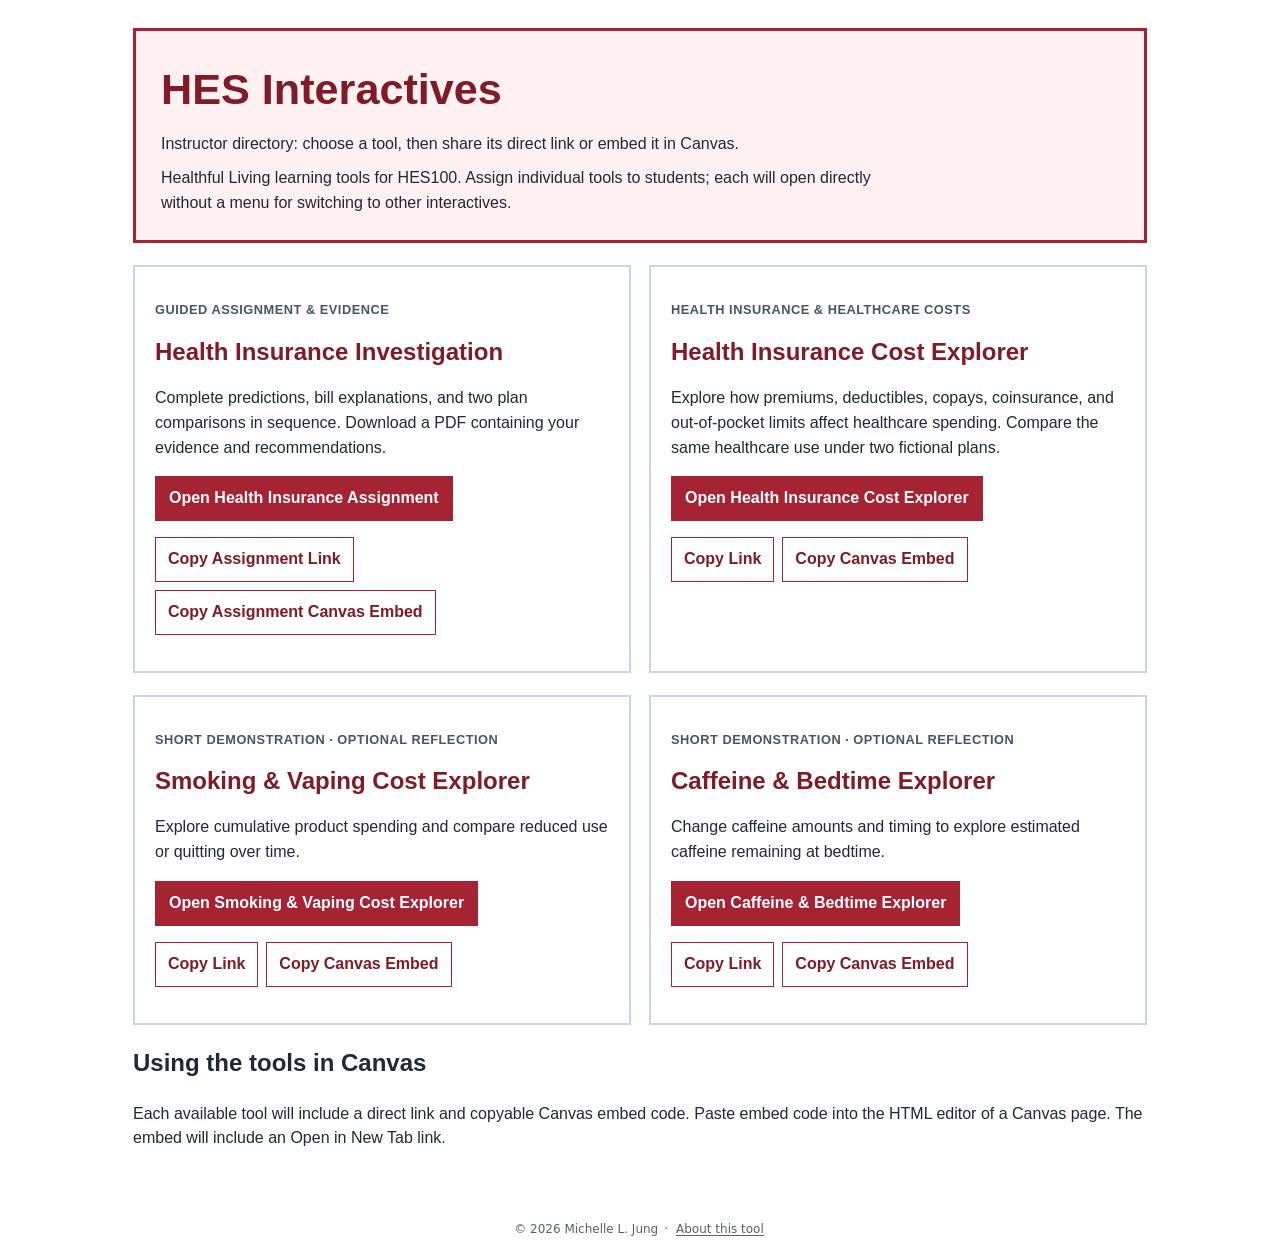
<file: index.html>
<!DOCTYPE html>
<html lang="en"><head><meta charset="UTF-8"><meta name="viewport" content="width=device-width,initial-scale=1"><title>HES Interactives</title>
<link rel="icon" href="data:image/svg+xml,%3Csvg xmlns='http://www.w3.org/2000/svg' viewBox='0 0 64 64'%3E%3Crect width='64' height='64' rx='12' fill='%23a52332'/%3E%3Cpath d='M15 14h8v14h18V14h8v36h-8V36H23v14h-8z' fill='white'/%3E%3C/svg%3E">
<style>:root{--b:#a52332;--d:#801b27;--l:#fff1f2;--n:#801b27;--t:#1f2937;--bd:#cbd5e1}*{box-sizing:border-box}body{margin:0;font-family:Arial,Helvetica,sans-serif;color:var(--t);line-height:1.55}main{max-width:1050px;margin:auto;padding:28px 18px}.hero{background:var(--l);border:3px solid var(--b);padding:25px}.hero h1{margin:0;color:var(--n);font-size:clamp(1.9rem,5vw,2.7rem)}.hero p{max-width:720px;margin:9px 0 0}.grid{display:grid;grid-template-columns:repeat(2,minmax(0,1fr));gap:18px;margin-top:22px}.card{border:2px solid var(--bd);padding:20px}.card h2{margin:0;color:var(--d)}.tag{font-size:.8rem;text-transform:uppercase;color:#475569;font-weight:800;letter-spacing:.04em}.badge{display:inline-block;background:var(--l);border:1px solid var(--b);padding:4px 9px;font-weight:700;color:var(--d)}.note{font-size:.95rem}.skip{position:absolute;left:18px;top:-100px;background:white;padding:10px}.skip:focus{top:10px}button{font:inherit;font-weight:bold;color:var(--d);background:white;border:1px solid var(--b);padding:9px 12px;cursor:pointer}.actions{display:flex;gap:8px;flex-wrap:wrap}.open{display:inline-block;background:var(--b);color:white;padding:10px 14px;font-weight:bold;text-decoration:none}textarea{width:100%;min-height:120px;font:inherit}[hidden]{display:none!important}a:focus-visible,button:focus-visible,textarea:focus-visible{outline:3px solid #a65300;outline-offset:3px}@media(max-width:650px){.grid{grid-template-columns:1fr}.hero{padding:18px}}</style><link rel="stylesheet" href="resource-about.css">
<script defer src="resource-about.js"></script>
</head>
<body><a class="skip" href="#main">Skip to main content</a><main id="main" tabindex="-1"><section class="hero" aria-labelledby="title"><h1 id="title">HES Interactives</h1><p>Instructor directory: choose a tool, then share its direct link or embed it in Canvas.</p><p>Healthful Living learning tools for HES100. Assign individual tools to students; each will open directly without a menu for switching to other interactives.</p></section>
<div class="grid"><article class="card"><p class="tag">Guided Assignment &amp; Evidence</p><h2>Health Insurance Investigation</h2><p>Complete predictions, bill explanations, and two plan comparisons in sequence. Download a PDF containing your evidence and recommendations.</p><p><a class="open" href="/health-insurance/assignment/">Open Health Insurance Assignment</a></p><div class="actions"><button type="button" id="assignment-link">Copy Assignment Link</button><button type="button" id="assignment-embed">Copy Assignment Canvas Embed</button></div><p id="assignment-status" role="status"></p><div id="assignment-fallback" hidden><label for="assignment-text">Select and copy assignment code or link</label><textarea id="assignment-text" readonly></textarea></div></article><article class="card" aria-labelledby="insurance-title"><p class="tag">Health Insurance &amp; Healthcare Costs</p><h2 id="insurance-title">Health Insurance Cost Explorer</h2><p>Explore how premiums, deductibles, copays, coinsurance, and out-of-pocket limits affect healthcare spending. Compare the same healthcare use under two fictional plans.</p><p><a class="open" href="/health-insurance/">Open Health Insurance Cost Explorer</a></p><div class="actions"><button type="button" id="copy-link">Copy Link</button><button type="button" id="copy-embed">Copy Canvas Embed</button></div><p id="copy-status" role="status"></p><div id="fallback" hidden><label for="copy-text">Select and copy the text below</label><textarea id="copy-text" readonly></textarea></div></article></div>
<div class="grid"><article class="card"><p class="tag">Short Demonstration · Optional Reflection</p><h2>Smoking & Vaping Cost Explorer</h2><p>Explore cumulative product spending and compare reduced use or quitting over time.</p><p><a class="open" href="/smoking-vaping/">Open Smoking & Vaping Cost Explorer</a></p><div class="actions"><button type="button" data-demo="smoking-vaping" data-copy="link">Copy Link</button><button type="button" data-demo="smoking-vaping" data-copy="embed">Copy Canvas Embed</button></div><p id="smoking-vaping-status" role="status"></p><div id="smoking-vaping-fallback" hidden><label for="smoking-vaping-text">Select and copy the text below</label><textarea id="smoking-vaping-text" readonly></textarea></div></article><article class="card"><p class="tag">Short Demonstration · Optional Reflection</p><h2>Caffeine & Bedtime Explorer</h2><p>Change caffeine amounts and timing to explore estimated caffeine remaining at bedtime.</p><p><a class="open" href="/caffeine/">Open Caffeine & Bedtime Explorer</a></p><div class="actions"><button type="button" data-demo="caffeine" data-copy="link">Copy Link</button><button type="button" data-demo="caffeine" data-copy="embed">Copy Canvas Embed</button></div><p id="caffeine-status" role="status"></p><div id="caffeine-fallback" hidden><label for="caffeine-text">Select and copy the text below</label><textarea id="caffeine-text" readonly></textarea></div></article></div><section aria-labelledby="canvas-title"><h2 id="canvas-title">Using the tools in Canvas</h2><p>Each available tool will include a direct link and copyable Canvas embed code. Paste embed code into the HTML editor of a Canvas page. The embed will include an Open in New Tab link.</p></section></main><script>
const url='https://hes-interactives.netlify.app/health-insurance/';
const embed='<p><a href="'+url+'" target="_blank" rel="noopener">Open Health Insurance Cost Explorer in a new tab</a></p>\n<iframe src="'+url+'" title="Health Insurance Cost Explorer — HES100 interactive learning tool" width="100%" height="1400" style="width:100%;border:0;" loading="lazy"></iframe>';
[['copy-link',url],['copy-embed',embed]].forEach(([id,value])=>document.getElementById(id).addEventListener('click',async()=>{document.getElementById('fallback').hidden=true;try{await navigator.clipboard.writeText(value);document.getElementById('copy-status').textContent='Copied.'}catch{const t=document.getElementById('copy-text');t.value=value;document.getElementById('fallback').hidden=false;t.focus();t.select();document.getElementById('copy-status').textContent='Automatic copying is unavailable. Copy the selected text below.'}}));
const assignmentURL='https://hes-interactives.netlify.app/health-insurance/assignment/';
const assignmentEmbed='<p><a href="'+assignmentURL+'" target="_blank" rel="noopener">Open Health Insurance Investigation in a new tab</a></p>\n<iframe src="'+assignmentURL+'" title="Health Insurance Investigation - HES100 guided assignment" width="100%" height="1500" style="width:100%;border:0;" loading="lazy"></iframe>';
[['assignment-link',assignmentURL],['assignment-embed',assignmentEmbed]].forEach(([id,value])=>document.getElementById(id).addEventListener('click',async()=>{document.getElementById('assignment-fallback').hidden=true;try{await navigator.clipboard.writeText(value);document.getElementById('assignment-status').textContent='Copied.'}catch{const t=document.getElementById('assignment-text');t.value=value;document.getElementById('assignment-fallback').hidden=false;t.focus();t.select();document.getElementById('assignment-status').textContent='Copy the selected text below.'}}));
document.querySelectorAll('[data-demo]').forEach(b=>b.onclick=async()=>{const p=b.dataset.demo,title=p==='caffeine'?'Caffeine & Bedtime Explorer':'Smoking & Vaping Cost Explorer',url='https://hes-interactives.netlify.app/'+p+'/',value=b.dataset.copy==='link'?url:'<p><a href="'+url+'" target="_blank" rel="noopener">Open '+title+' in a new tab</a></p>\n<iframe src="'+url+'" title="'+title+' - HES100 learning demo" width="100%" height="1200" style="width:100%;border:0;" loading="lazy"></iframe>';document.getElementById(p+'-fallback').hidden=true;try{await navigator.clipboard.writeText(value);document.getElementById(p+'-status').textContent='Copied.'}catch{const t=document.getElementById(p+'-text');t.value=value;document.getElementById(p+'-fallback').hidden=false;t.focus();t.select();document.getElementById(p+'-status').textContent='Copy the selected text below.'}});</script><div class="mlj-resource-footer" role="contentinfo" aria-label="Resource information"><span>© 2026 Michelle L. Jung</span><span aria-hidden="true">·</span><a href="licensing.html#development" data-resource-about>About this tool</a></div>
</body></html>
</file>
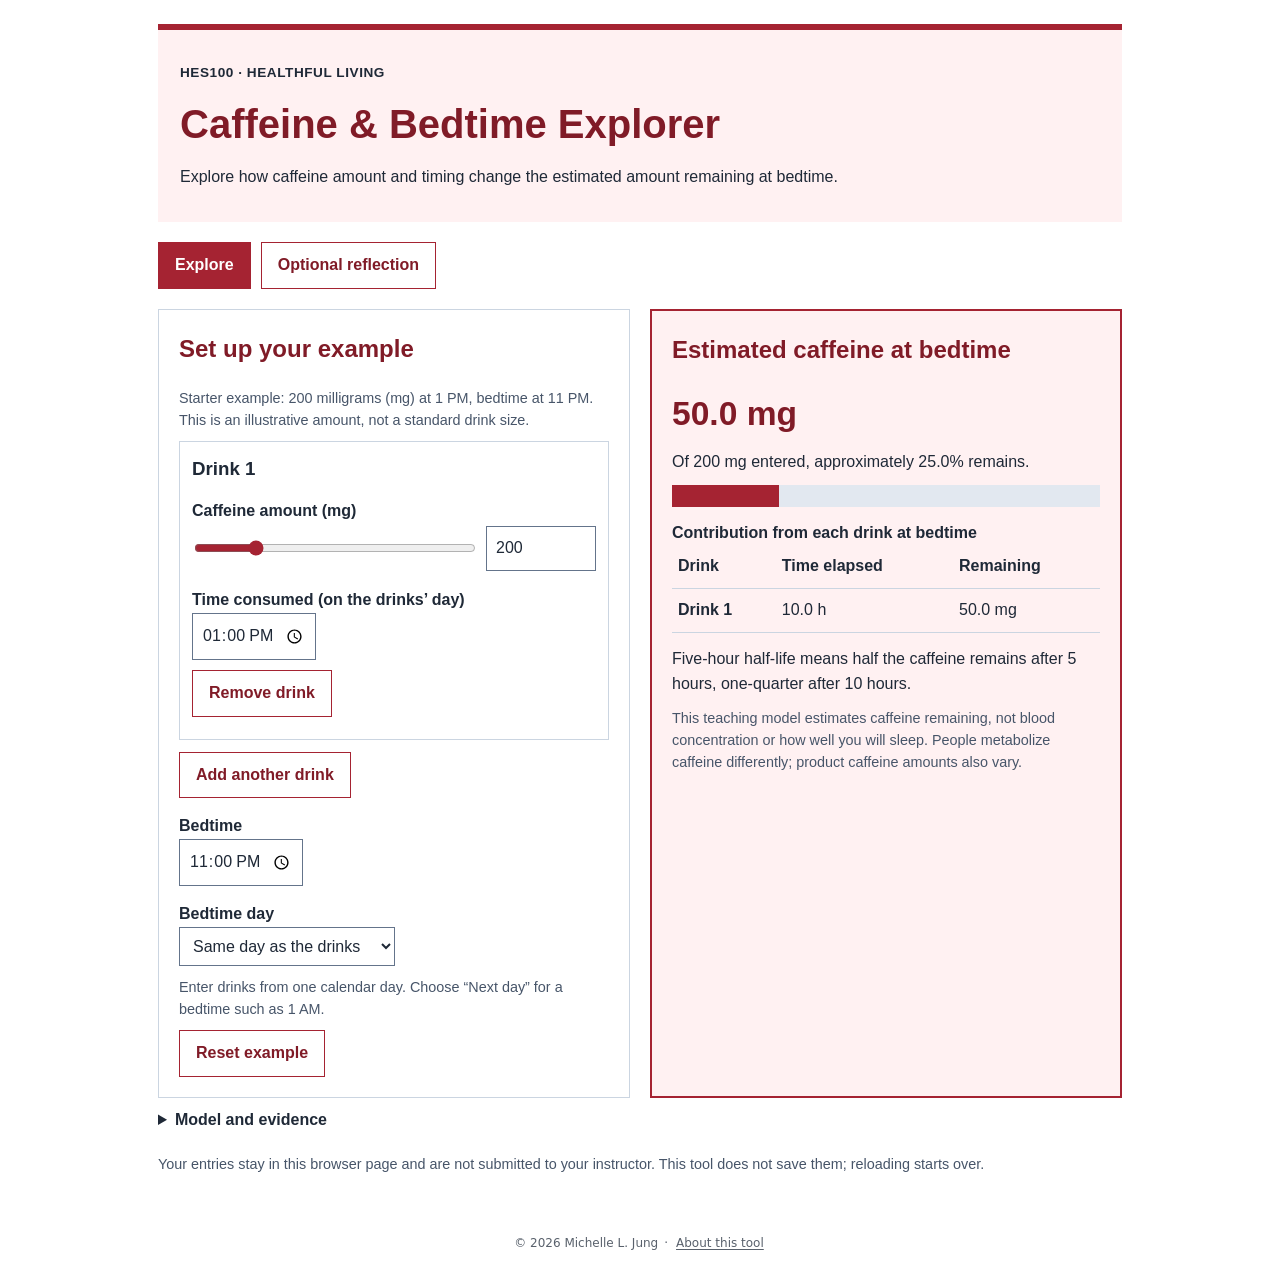
<file: caffeine/index.html>
<!doctype html><html lang="en"><head><meta charset="utf-8"><meta name="viewport" content="width=device-width,initial-scale=1"><title>Caffeine & Bedtime Explorer | HES100</title><link rel="icon" href="data:image/svg+xml,%3Csvg xmlns='http://www.w3.org/2000/svg' viewBox='0 0 64 64'%3E%3Crect width='64' height='64' rx='12' fill='%23a52332'/%3E%3Cpath d='M15 14h8v14h18V14h8v36h-8V36H23v14h-8z' fill='white'/%3E%3C/svg%3E"><link rel="stylesheet" href="/demos.css"><link rel="stylesheet" href="../resource-about.css">
<script defer src="../resource-about.js"></script>
</head><body><a class="skip" href="#main">Skip to main content</a><main id="main"><header><p class="eyebrow">HES100 · HEALTHFUL LIVING</p><h1>Caffeine & Bedtime Explorer</h1><p>Explore how caffeine amount and timing change the estimated amount remaining at bedtime.</p></header><nav class="nav" aria-label="Demo sections"><button id="explore-tab" aria-pressed="true" aria-controls="explore">Explore</button><button id="reflect-tab" aria-pressed="false" aria-controls="reflect">Optional reflection</button></nav><section id="explore"><div class="layout"><div class="card"><h2>Set up your example</h2><p class="muted">Starter example: 200 milligrams (mg) at 1 PM, bedtime at 11 PM. This is an illustrative amount, not a standard drink size.</p><div id="drinks"></div><button id="add">Add another drink</button><label for="bedtime">Bedtime</label><input id="bedtime" type="time" value="23:00" required><label for="bedday">Bedtime day</label><select id="bedday"><option value="0">Same day as the drinks</option><option value="1">Next day (after midnight)</option></select><p class="muted">Enter drinks from one calendar day. Choose “Next day” for a bedtime such as 1 AM.</p><button id="reset">Reset example</button></div><div class="card result"><h2>Estimated caffeine at bedtime</h2><div id="results" role="status" aria-live="polite" aria-atomic="true"></div><p>Five-hour half-life means half the caffeine remains after 5 hours, one-quarter after 10 hours.</p><p class="muted">This teaching model estimates caffeine remaining, not blood concentration or how well you will sleep. People metabolize caffeine differently; product caffeine amounts also vary.</p></div></div><details><summary>Model and evidence</summary><p>For each drink: remaining caffeine = amount × 0.5<sup>(hours elapsed ÷ 5)</sup>. The tool adds the remaining amounts from all entered drinks. It assumes immediate absorption and a fixed five-hour half-life; it excludes earlier days, absorption delays, and individual differences.</p><p>The National Academies’ <a href="https://www.ncbi.nlm.nih.gov/books/NBK223808/" target="_blank" rel="noopener">Pharmacology of Caffeine</a> describes first-order elimination, an average half-life around five hours, and substantial variation.</p></details></section><section id="reflect" class="card" hidden><h2 tabindex="-1">Think about your results</h2><p>These questions are optional. Nothing is submitted from this tool.</p><label for="reflection">Change one drink’s amount or time. What changed in the bedtime estimate, and why? Use your before-and-after numbers.</label><textarea id="reflection"></textarea></section><p class="muted">Your entries stay in this browser page and are not submitted to your instructor. This tool does not save them; reloading starts over.</p></main><script src="/demo-common.js"></script><script>let nextID=0;function minutes(t){const a=t.split(':').map(Number);return a[0]*60+a[1]}function addDrink(amount=100,time='15:00'){const id=++nextID;const div=document.createElement('div');div.className='drink';div.dataset.id=id;div.innerHTML='<h3>Drink '+id+'</h3><label for="amount-'+id+'">Caffeine amount (mg)</label><div class="pair"><input id="amount-'+id+'" type="range" min="0" max="1000" step="1" value="'+amount+'"><input id="amount-'+id+'-number" aria-label="Drink '+id+' caffeine amount, exact milligrams" type="number" min="0" max="1000" step="1" value="'+amount+'" required></div><label for="time-'+id+'">Time consumed (on the drinks’ day)</label><input id="time-'+id+'" type="time" value="'+time+'" required><p><button type="button" class="remove" aria-label="Remove drink '+id+'">Remove drink</button></p>';$('drinks').append(div);bind('amount-'+id,update);$('time-'+id).oninput=update;div.querySelector('.remove').onclick=()=>{div.remove();update();$('add').focus()};update()}function update(){const nodes=[...document.querySelectorAll('.drink')];$('add').disabled=nodes.length>=8;if(!nodes.length){$('results').innerHTML='<p>Add a drink to explore the estimate.</p>';return}if(!$('bedtime').value){$('results').innerHTML='<p class="error">Enter a bedtime.</p>';return}const end=minutes($('bedtime').value)+1440*+$('bedday').value;let total=0,intake=0,rows='';for(const n of nodes){const id=n.dataset.id,a=$('amount-'+id+'-number'),t=$('time-'+id);if(!a.value||!a.checkValidity()||!t.value){$('results').innerHTML='<p class="error">Enter a valid amount (0–1000 mg) and time for every drink.</p>';return}const hours=(end-minutes(t.value))/60;if(hours<0){$('results').innerHTML='<p class="error">Bedtime must be at or after every drink. For a bedtime after midnight, choose “Next day.”</p>';return}const remaining=+a.value*Math.pow(.5,hours/5);total+=remaining;intake+=+a.value;rows+='<tr><th scope="row">Drink '+id+'</th><td>'+hours.toFixed(1)+' h</td><td>'+remaining.toFixed(1)+' mg</td></tr>'}const percent=intake?total/intake*100:0;$('results').innerHTML='<p class="big">'+total.toFixed(1)+' mg</p><p>Of '+intake+' mg entered, approximately '+percent.toFixed(1)+'% remains.</p><div class="bar" aria-hidden="true"><span style="width:'+percent+'%"></span></div><table><caption>Contribution from each drink at bedtime</caption><thead><tr><th scope="col">Drink</th><th scope="col">Time elapsed</th><th scope="col">Remaining</th></tr></thead><tbody>'+rows+'</tbody></table>'}function reset(){$('drinks').innerHTML='';nextID=0;$('bedtime').value='23:00';$('bedday').value='0';addDrink(200,'13:00')}$('add').onclick=()=>{addDrink();$('amount-'+nextID+'-number').focus()};$('bedtime').oninput=update;$('bedday').onchange=update;$('reset').onclick=reset;reset();</script><div class="mlj-resource-footer" role="contentinfo" aria-label="Resource information"><span>© 2026 Michelle L. Jung</span><span aria-hidden="true">·</span><a href="../licensing.html#development" data-resource-about>About this tool</a></div>
</body></html>
</file>
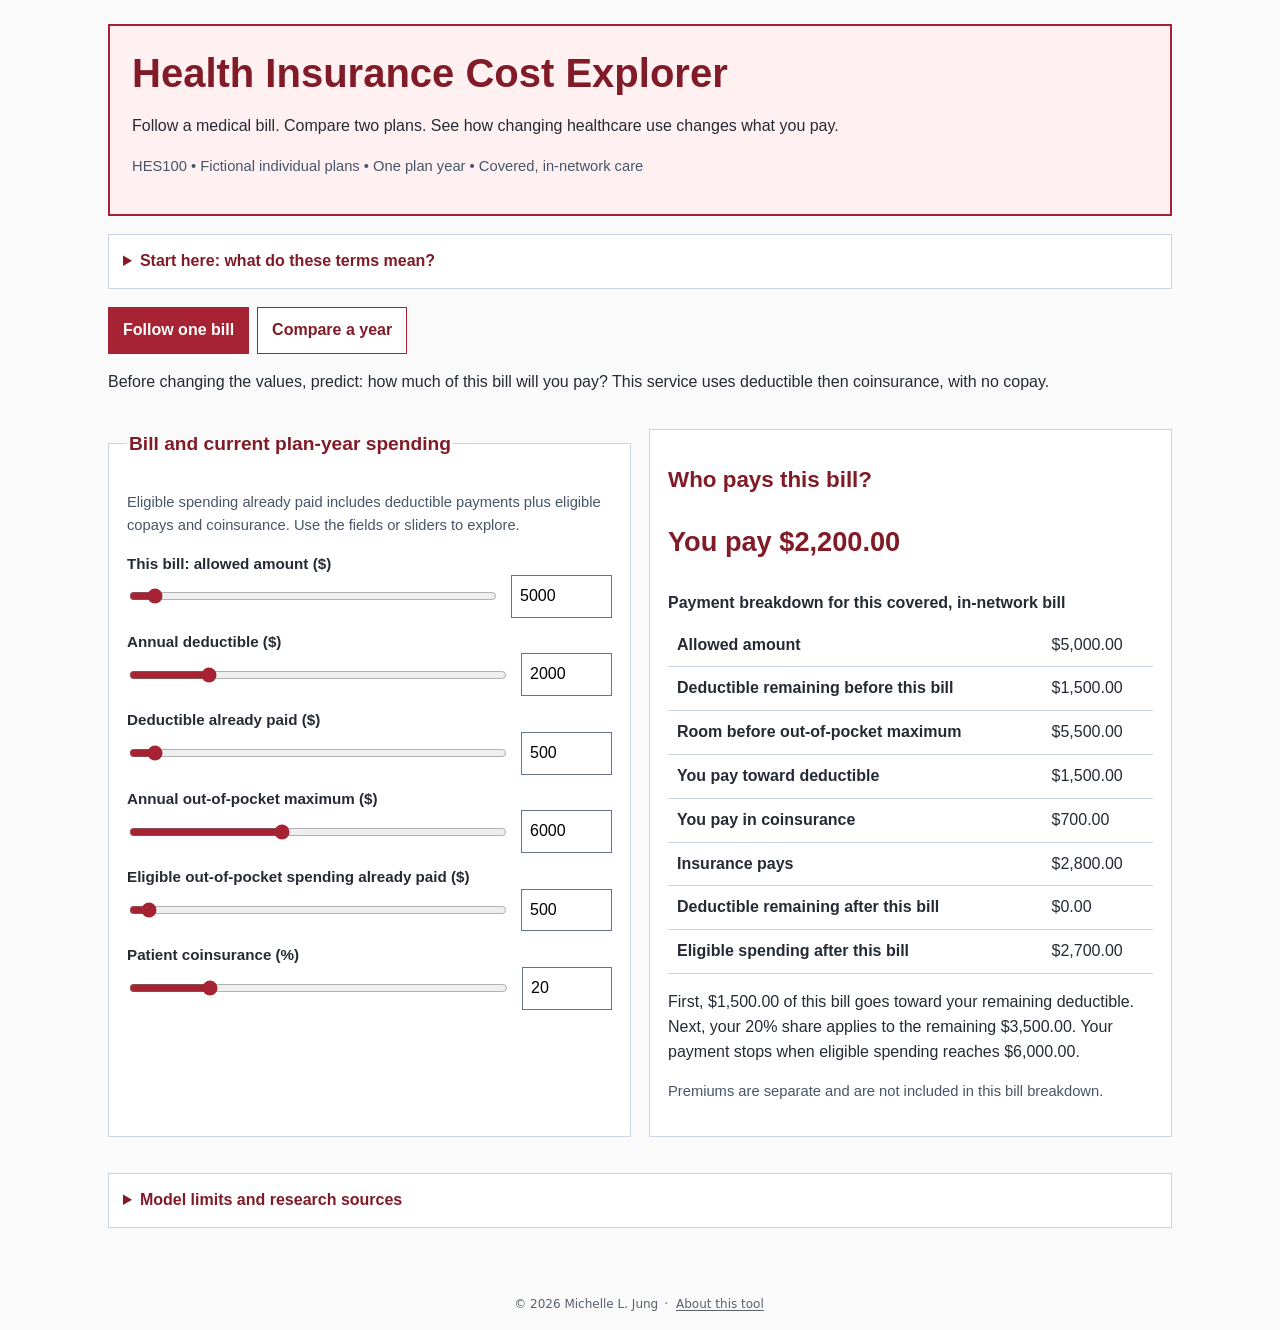
<file: health-insurance/index.html>
<!DOCTYPE html><html lang="en"><head><meta charset="UTF-8"><meta name="viewport" content="width=device-width,initial-scale=1"><title>Health Insurance Cost Explorer | HES Interactives</title><link rel="icon" href="data:image/svg+xml,%3Csvg xmlns='http://www.w3.org/2000/svg' viewBox='0 0 64 64'%3E%3Crect width='64' height='64' rx='12' fill='%23a52332'/%3E%3Cpath d='M15 14h8v14h18V14h8v36h-8V36H23v14h-8z' fill='white'/%3E%3C/svg%3E"><style>:root{--b:#a52332;--d:#801b27;--l:#fff1f2;--t:#252a34;--bd:#cbd5e1}*{box-sizing:border-box}body{margin:0;font-family:Arial,Helvetica,sans-serif;color:var(--t);line-height:1.55;background:#fafafa}main{max-width:1100px;margin:auto;padding:24px 18px}h1,h2,h3{line-height:1.25;color:var(--d)}h1{font-size:clamp(1.8rem,5vw,2.5rem);margin:0}h2{font-size:1.4rem}.hero{background:var(--l);border:2px solid var(--b);padding:22px}.grid{display:grid;grid-template-columns:repeat(2,minmax(0,1fr));gap:18px}.card,fieldset{background:white;border:1px solid var(--bd);padding:18px;margin:18px 0;min-width:0}legend{font-size:1.2rem;font-weight:bold;color:var(--d)}label{display:block;font-weight:bold;font-size:.95rem}.control{margin:12px 0}.pair{display:flex;align-items:center;gap:12px}input[type=range]{width:100%;accent-color:var(--b);min-width:40px}input[type=number]{width:110px;max-width:45%;padding:8px;border:1px solid #64748b;font:inherit}button,.button{font:inherit;font-weight:bold;border:1px solid var(--b);background:white;color:var(--d);padding:10px 14px;cursor:pointer;text-decoration:none;display:inline-block}button[aria-pressed=true],.button{background:var(--b);color:white}.actions{display:flex;flex-wrap:wrap;gap:8px;margin:16px 0}a{color:var(--d)}:focus-visible{outline:3px solid #005f8f;outline-offset:3px}.skip{position:absolute;top:-100px;background:white;padding:10px}.skip:focus{top:0}.muted{font-size:.92rem;color:#475569}.total{font-size:1.7rem;font-weight:bold;color:var(--d)}table{width:100%;border-collapse:collapse;margin:14px 0}th,td{text-align:left;border-bottom:1px solid var(--bd);padding:9px;overflow-wrap:anywhere}caption{text-align:left;font-weight:bold;margin-bottom:8px}.bar{height:24px;display:flex;background:#e2e8f0;margin:8px 0}.premium{background:#a52332}.care{background:#4b5563}.key{display:inline-block;width:12px;height:12px;margin-right:5px}details{border:1px solid var(--bd);background:white;padding:14px;margin:18px 0}summary{cursor:pointer;font-weight:bold;color:var(--d)}[hidden]{display:none!important}.error{color:#801b27;font-weight:bold}textarea{width:100%;font:inherit;min-height:120px}@media(max-width:680px){.grid{grid-template-columns:1fr}main{padding:16px 12px}th,td{padding:6px;font-size:.92rem}}@media(prefers-reduced-motion:reduce){*{scroll-behavior:auto!important}}</style><link rel="stylesheet" href="../resource-about.css">
<script defer src="../resource-about.js"></script>
</head><body><a class="skip" href="#main">Skip to main content</a><main id="main" tabindex="-1"><header class="hero"><h1>Health Insurance Cost Explorer</h1><p>Follow a medical bill. Compare two plans. See how changing healthcare use changes what you pay.</p><p class="muted">HES100 • Fictional individual plans • One plan year • Covered, in-network care</p></header>
<details><summary>Start here: what do these terms mean?</summary><dl><dt><strong>Premium</strong></dt><dd>Payment for coverage, even when you receive no care. Annual premiums = monthly premium × 12.</dd><dt><strong>Deductible</strong></dt><dd>Amount you pay toward services subject to the deductible before the plan begins sharing those costs.</dd><dt><strong>Copay</strong></dt><dd>A fixed payment for a covered service. Whether the deductible applies depends on the plan.</dd><dt><strong>Coinsurance</strong></dt><dd>Your percentage of eligible costs after the applicable deductible. A 20% patient share means the plan pays the other 80%, until the maximum changes the split.</dd><dt><strong>Allowed amount</strong></dt><dd>The amount recognized by the plan for a service. This can differ from the provider's billed price.</dd><dt><strong>Out-of-pocket maximum</strong></dt><dd>A limit on eligible spending for covered, in-network care in the plan year. Premiums are separate.</dd></dl></details>
<div class="actions" role="group" aria-label="Choose an exploration"><button type="button" data-panel="single" aria-controls="single" aria-pressed="true">Follow one bill</button><button type="button" data-panel="annual" aria-controls="annual" aria-pressed="false">Compare a year</button></div>
<section id="single" aria-label="Follow one bill"><p>Before changing the values, predict: how much of this bill will you pay? This service uses deductible then coinsurance, with no copay.</p><div class="grid"><fieldset id="bill-controls"><legend>Bill and current plan-year spending</legend><p class="muted">Eligible spending already paid includes deductible payments plus eligible copays and coinsurance. Use the fields or sliders to explore.</p></fieldset><div class="card" id="bill-result" aria-live="polite" aria-atomic="true"></div></div></section>
<section id="annual" aria-label="Compare a year" hidden><h2>Same healthcare use under two plans</h2><p>Predict which plan will cost less, then vary healthcare use. All amounts are fictional examples.</p><details open><summary>Rules used in this comparison</summary><p>Both plans use fixed office-visit copays before the deductible. These copays count toward the out-of-pocket maximum, but do not reduce the deductible. Other medical expenses use the deductible, then patient coinsurance. Office visits are processed first, followed by the other medical expenses.</p><p>Office visits represent the visit copay only; additional tests or procedures belong in other medical expenses. The same allowed amounts apply to both plans. Actual plans can have different visit rules, allowed amounts, coverage, networks, or separate deductibles.</p></details><div class="grid"><fieldset id="plan0"><legend>Plan A: example lower premium</legend></fieldset><fieldset id="plan1"><legend>Plan B: example higher premium</legend></fieldset></div><button id="reset" type="button">Restore example plan settings</button><fieldset id="use"><legend>Healthcare use this year: applied to both plans</legend><div class="actions" role="group" aria-label="Load healthcare use"><button type="button" data-scenario="few">Few services</button><button type="button" data-scenario="regular">Regular visits</button><button type="button" data-scenario="major">Major medical expense</button></div><p id="scenario-status" role="status"></p><p class="muted">Other expenses are total allowed costs before insurance pays, not an amount the patient has already paid.</p></fieldset><div class="card" id="annual-result" aria-live="polite" aria-atomic="true"></div></section>
<details><summary>Model limits and research sources</summary><p>This is a simplified teaching model, not a quote for a real plan. It excludes family coverage, out-of-network and noncovered care, separate drug deductibles, subsidies, employer contributions, and tax effects. Certain preventive services may be covered without cost sharing; they are not included in these charged visits.</p><p>The annual comparison begins with no deductible or eligible spending paid and 12 months of coverage. The single-bill view lets you explore spending already paid. The out-of-pocket limit does not include premiums or noncovered expenses. Provider access, benefits, and affordability matter alongside modeled cost.</p><ul><li><a href="https://www.healthcare.gov/glossary/deductible/" target="_blank" rel="noopener">HealthCare.gov: Deductible (opens in new tab)</a></li><li><a href="https://www.healthcare.gov/glossary/co-insurance/" target="_blank" rel="noopener">HealthCare.gov: Coinsurance and allowed amounts (opens in new tab)</a></li><li><a href="https://www.healthcare.gov/glossary/out-of-pocket-maximum-limit/" target="_blank" rel="noopener">HealthCare.gov: Out-of-pocket maximum (opens in new tab)</a></li></ul><p class="muted">Sources reviewed October 2, 2026. Example values are illustrative, not market prices or statutory limits.</p></details><noscript><p>This explorer needs JavaScript enabled to calculate costs.</p></noscript></main><script src="explorer.js"></script><div class="mlj-resource-footer" role="contentinfo" aria-label="Resource information"><span>© 2026 Michelle L. Jung</span><span aria-hidden="true">·</span><a href="../licensing.html#development" data-resource-about>About this tool</a></div>
</body></html>
</file>
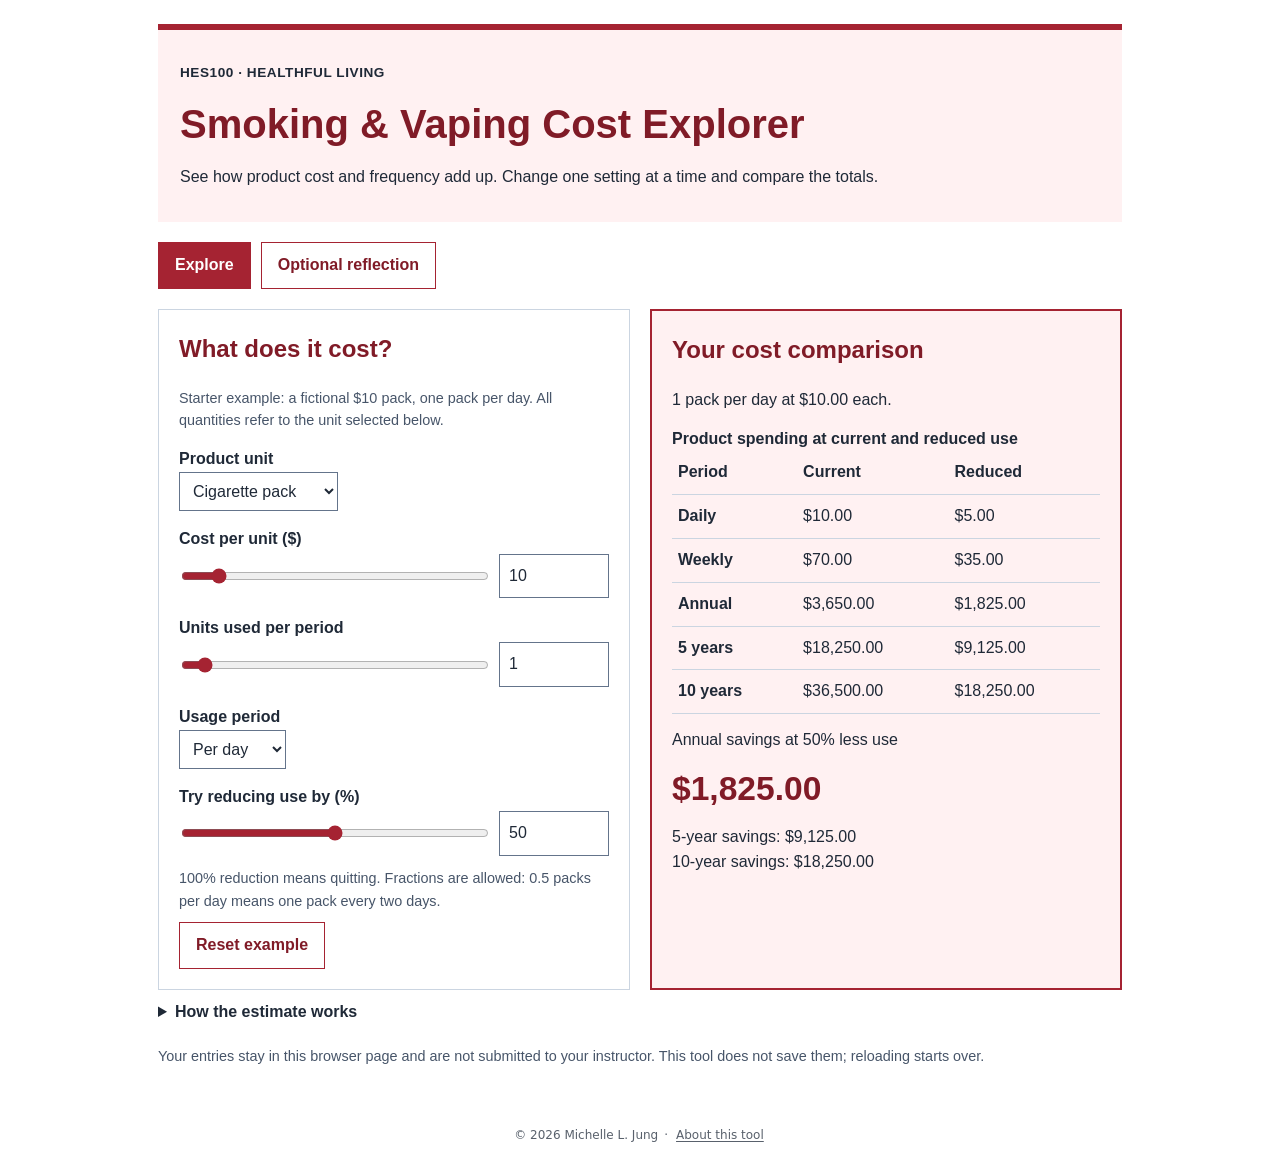
<file: smoking-vaping/index.html>
<!doctype html><html lang="en"><head><meta charset="utf-8"><meta name="viewport" content="width=device-width,initial-scale=1"><title>Smoking & Vaping Cost Explorer | HES100</title><link rel="icon" href="data:image/svg+xml,%3Csvg xmlns='http://www.w3.org/2000/svg' viewBox='0 0 64 64'%3E%3Crect width='64' height='64' rx='12' fill='%23a52332'/%3E%3Cpath d='M15 14h8v14h18V14h8v36h-8V36H23v14h-8z' fill='white'/%3E%3C/svg%3E"><link rel="stylesheet" href="/demos.css"><link rel="stylesheet" href="../resource-about.css">
<script defer src="../resource-about.js"></script>
</head><body><a class="skip" href="#main">Skip to main content</a><main id="main"><header><p class="eyebrow">HES100 · HEALTHFUL LIVING</p><h1>Smoking & Vaping Cost Explorer</h1><p>See how product cost and frequency add up. Change one setting at a time and compare the totals.</p></header><nav class="nav" aria-label="Demo sections"><button id="explore-tab" aria-pressed="true" aria-controls="explore">Explore</button><button id="reflect-tab" aria-pressed="false" aria-controls="reflect">Optional reflection</button></nav><section id="explore"><div class="layout"><div class="card"><h2>What does it cost?</h2><p class="muted">Starter example: a fictional $10 pack, one pack per day. All quantities refer to the unit selected below.</p><label for="product">Product unit</label><select id="product"><option value="pack">Cigarette pack</option><option value="pod">Vape pod</option><option value="disposable">Disposable vape</option></select><label for="price">Cost per unit ($)</label><div class="pair"><input id="price" type="range" min="0" max="100" step="0.25" value="10"><input id="price-number" aria-label="Cost per unit ($), exact value" type="number" min="0" max="100" step="0.25" value="10" required></div><label for="quantity">Units used per period</label><div class="pair"><input id="quantity" type="range" min="0" max="20" step="0.25" value="1"><input id="quantity-number" aria-label="Units used per period, exact value" type="number" min="0" max="20" step="0.25" value="1" required></div><label for="period">Usage period</label><select id="period"><option value="1">Per day</option><option value="7">Per week</option></select><label for="reduction">Try reducing use by (%)</label><div class="pair"><input id="reduction" type="range" min="0" max="100" step="5" value="50"><input id="reduction-number" aria-label="Try reducing use by (%), exact value" type="number" min="0" max="100" step="5" value="50" required></div><p class="muted">100% reduction means quitting. Fractions are allowed: 0.5 packs per day means one pack every two days.</p><button id="reset">Reset example</button></div><div class="card result"><h2>Your cost comparison</h2><div id="results" role="status" aria-live="polite" aria-atomic="true"></div></div></div><details><summary>How the estimate works</summary><p>Daily cost = cost per unit × units used ÷ days in the usage period. Weekly cost uses 7 days; annual cost uses 365 days. Longer totals assume the same price and use each year. Savings are avoided product spending, without inflation, interest, replacement purchases, or healthcare costs.</p></details></section><section id="reflect" class="card" hidden><h2 tabindex="-1">Think about your results</h2><p>These questions are optional. Nothing is submitted from this tool.</p><label for="reflection">Choose a reduction. How much product spending would it avoid over 5 or 10 years? What explains the difference?</label><textarea id="reflection"></textarea></section><p class="muted">Your entries stay in this browser page and are not submitted to your instructor. This tool does not save them; reloading starts over.</p></main><script src="/demo-common.js"></script><script>function update(){if(!valid(['price-number','quantity-number','reduction-number'])){$('results').innerHTML='<p class="error">Enter values within the ranges shown to see results.</p>';return}const price=+$('price-number').value,q=+$('quantity-number').value,days=+$('period').value,r=+$('reduction-number').value/100,d=price*q/days;$('results').innerHTML='<p>'+q+' '+$('product').value+(q===1?'':'s')+' '+(days===1?'per day':'per week')+' at '+money(price)+' each.</p><table><caption>Product spending at current and reduced use</caption><thead><tr><th scope="col">Period</th><th scope="col">Current</th><th scope="col">Reduced</th></tr></thead><tbody>'+[['Daily',1],['Weekly',7],['Annual',365],['5 years',1825],['10 years',3650]].map(([l,n])=>'<tr><th scope="row">'+l+'</th><td>'+money(d*n)+'</td><td>'+money(d*n*(1-r))+'</td></tr>').join('')+'</tbody></table><p>Annual savings at '+Math.round(r*100)+'% less use</p><p class="big">'+money(d*365*r)+'</p><p>5-year savings: '+money(d*1825*r)+'<br>10-year savings: '+money(d*3650*r)+'</p>'}['price','quantity','reduction'].forEach(id=>bind(id,update));['product','period'].forEach(id=>$(id).onchange=update);$('reset').onclick=()=>{[['price',10],['quantity',1],['reduction',50]].forEach(([id,v])=>{$(id).value=v;$(id+'-number').value=v});$('product').value='pack';$('period').value='1';update()};update();</script><div class="mlj-resource-footer" role="contentinfo" aria-label="Resource information"><span>© 2026 Michelle L. Jung</span><span aria-hidden="true">·</span><a href="../licensing.html#development" data-resource-about>About this tool</a></div>
</body></html>
</file>
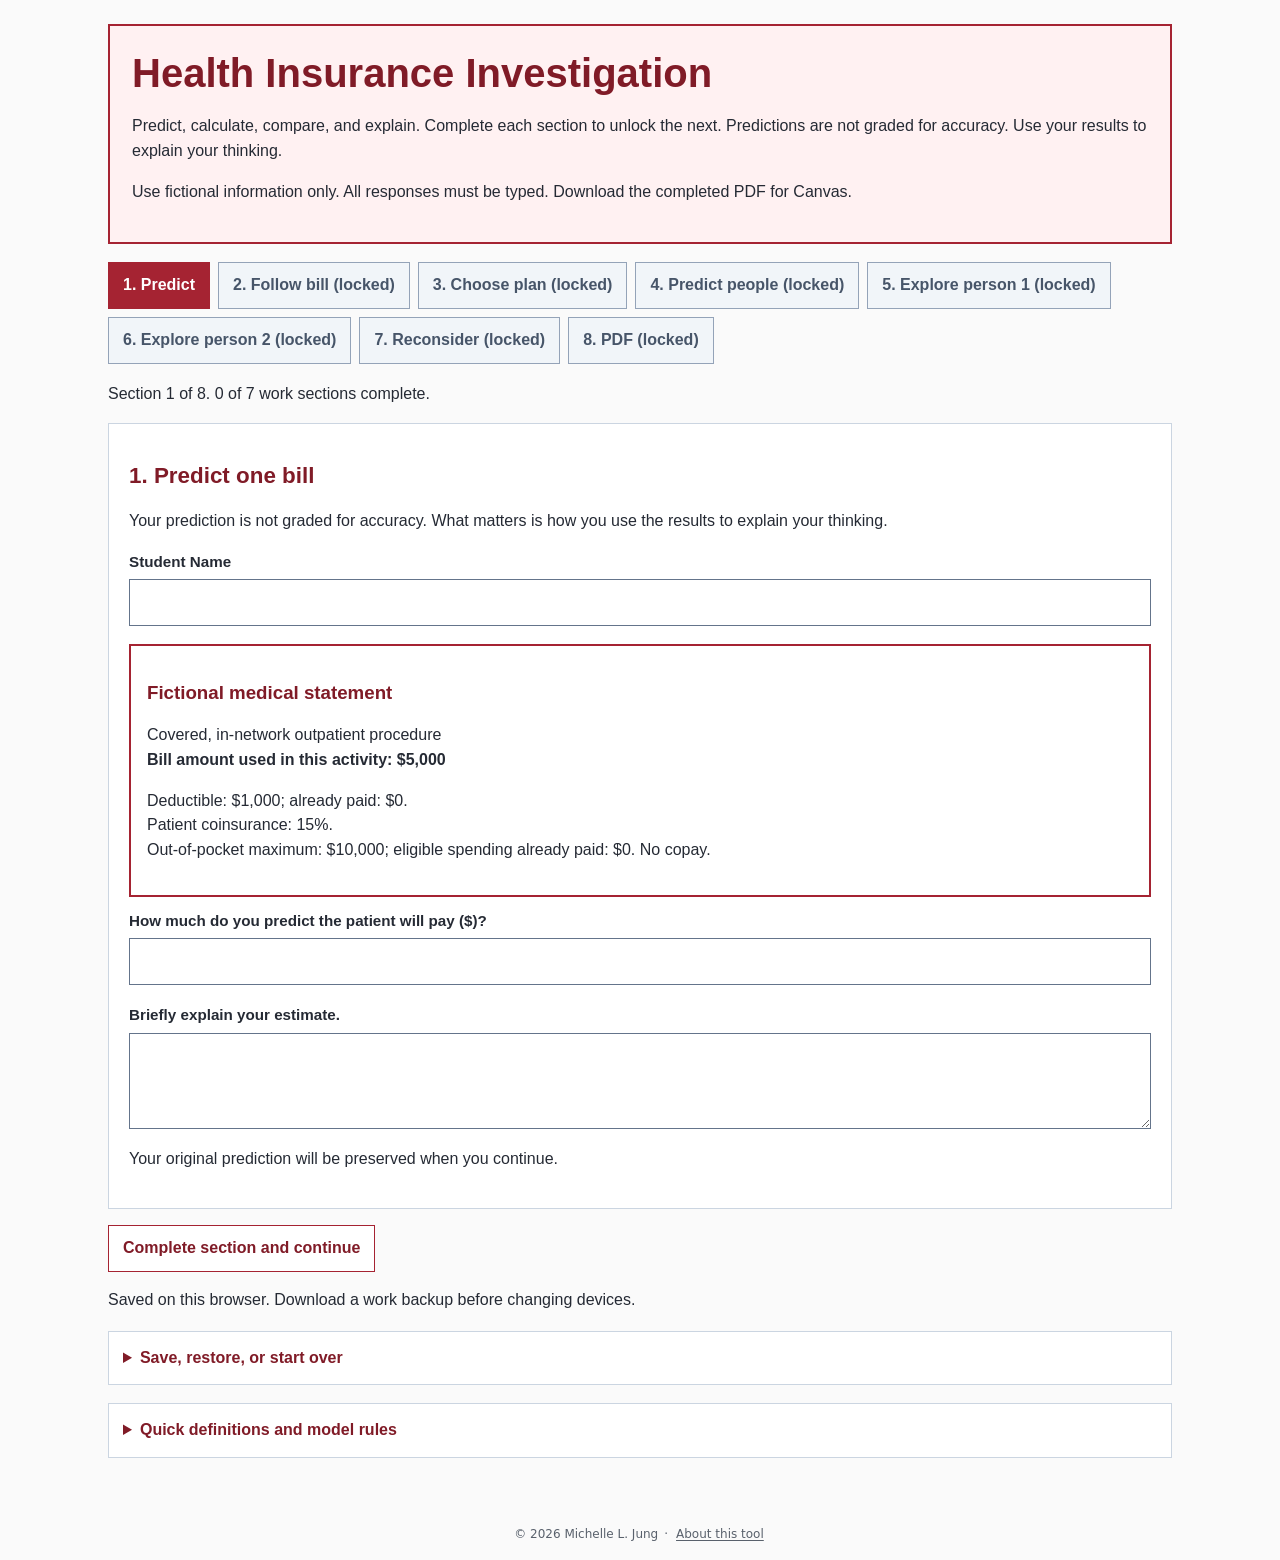
<file: health-insurance/assignment/index.html>
<!DOCTYPE html><html lang="en"><head><meta charset="UTF-8"><meta name="viewport" content="width=device-width,initial-scale=1"><title>Health Insurance Investigation | HES100</title><link rel="icon" href="data:image/svg+xml,%3Csvg xmlns='http://www.w3.org/2000/svg' viewBox='0 0 64 64'%3E%3Crect width='64' height='64' fill='%23a52332'/%3E%3Ctext x='14' y='48' font-size='45' fill='white'%3EH%3C/text%3E%3C/svg%3E"><style>:root{--b:#a52332;--d:#801b27;--l:#fff1f2;--t:#252a34;--bd:#cbd5e1}*{box-sizing:border-box}body{margin:0;font-family:Arial,Helvetica,sans-serif;color:var(--t);line-height:1.55;background:#fafafa}main{max-width:1100px;margin:auto;padding:24px 18px}h1,h2,h3{line-height:1.25;color:var(--d)}h1{font-size:clamp(1.8rem,5vw,2.5rem);margin:0}h2{font-size:1.4rem}.hero{background:var(--l);border:2px solid var(--b);padding:22px}.grid{display:grid;grid-template-columns:repeat(2,minmax(0,1fr));gap:18px}.card,fieldset{background:white;border:1px solid var(--bd);padding:18px;margin:18px 0;min-width:0}legend{font-size:1.2rem;font-weight:bold;color:var(--d)}label{display:block;font-weight:bold;font-size:.95rem}.control{margin:12px 0}.pair{display:flex;align-items:center;gap:12px}input[type=range]{width:100%;accent-color:var(--b);min-width:40px}input[type=number]{width:110px;max-width:45%;padding:8px;border:1px solid #64748b;font:inherit}button,.button{font:inherit;font-weight:bold;border:1px solid var(--b);background:white;color:var(--d);padding:10px 14px;cursor:pointer;text-decoration:none;display:inline-block}button[aria-pressed=true],.button{background:var(--b);color:white}.actions{display:flex;flex-wrap:wrap;gap:8px;margin:16px 0}a{color:var(--d)}:focus-visible{outline:3px solid #005f8f;outline-offset:3px}.skip{position:absolute;top:-100px;background:white;padding:10px}.skip:focus{top:0}.muted{font-size:.92rem;color:#475569}.total{font-size:1.7rem;font-weight:bold;color:var(--d)}table{width:100%;border-collapse:collapse;margin:14px 0}th,td{text-align:left;border-bottom:1px solid var(--bd);padding:9px;overflow-wrap:anywhere}caption{text-align:left;font-weight:bold;margin-bottom:8px}.bar{height:24px;display:flex;background:#e2e8f0;margin:8px 0}.premium{background:#a52332}.care{background:#4b5563}.key{display:inline-block;width:12px;height:12px;margin-right:5px}details{border:1px solid var(--bd);background:white;padding:14px;margin:18px 0}summary{cursor:pointer;font-weight:bold;color:var(--d)}[hidden]{display:none!important}.error{color:#801b27;font-weight:bold}textarea{width:100%;font:inherit;min-height:120px}@media(max-width:680px){.grid{grid-template-columns:1fr}main{padding:16px 12px}th,td{padding:6px;font-size:.92rem}}@media(prefers-reduced-motion:reduce){*{scroll-behavior:auto!important}} nav{display:flex;gap:8px;flex-wrap:wrap;margin:18px 0}button:disabled{color:#475569;border-color:#94a3b8;background:#f1f5f9;cursor:not-allowed}button[aria-current=step]{background:#a52332;color:white}.bill{border:2px solid #a52332;padding:16px;background:white}input:not([type=file]),select,textarea{display:block;width:100%;max-width:100%;font:inherit;padding:10px;margin:6px 0 18px;border:1px solid #64748b}textarea{min-height:95px}#content{background:white;border:1px solid #cbd5e1;padding:20px}.hint{background:#fff1f2;padding:12px}#report p{white-space:pre-wrap}label{margin-top:12px}h4{margin-bottom:8px}.sr-only{position:absolute;width:1px;height:1px;padding:0;margin:-1px;overflow:hidden;clip:rect(0,0,0,0);white-space:nowrap;border:0}.pair input[type=range]{flex:1;margin:6px 0}.pair input[type=number]{width:125px;flex:0 0 125px;margin:6px 0}.pair{margin:8px 0}input:disabled,select:disabled,textarea:disabled{color:#475569;background:#f1f5f9;opacity:1}</style><link rel="stylesheet" href="../../resource-about.css">
<script defer src="../../resource-about.js"></script>
</head><body><a class="skip" href="#content">Skip to assignment</a><main><header class="hero"><h1>Health Insurance Investigation</h1><p>Predict, calculate, compare, and explain. Complete each section to unlock the next. Predictions are not graded for accuracy. Use your results to explain your thinking.</p><p>Use fictional information only. All responses must be typed. Download the completed PDF for Canvas.</p></header><nav aria-label="Assignment sections"><button type="button" data-step="0"></button><button type="button" data-step="1"></button><button type="button" data-step="2"></button><button type="button" data-step="3"></button><button type="button" data-step="4"></button><button type="button" data-step="5"></button><button type="button" data-step="6"></button><button type="button" data-step="7"></button></nav><p id="progress" role="status"></p><div id="content"></div><p id="error" role="alert" tabindex="-1" class="error"></p><div class="actions"><button id="back" type="button">Back</button><button id="next" type="button">Complete section and continue</button></div><p id="save-status" role="status"></p><details><summary>Save, restore, or start over</summary><p>To try different people, return to “Predict people.” To clear the whole assignment, use “Start over” below. Download a backup first if you want to keep your current work.</p><p>Work is saved on this browser when available, not to your Canvas account. Download a backup to continue on another device or after clearing browser data. A backup is not your submission PDF.</p><button id="backup" type="button">Download work backup</button><label for="restore">Restore a work backup (.json)</label><input id="restore" type="file" accept=".json,application/json"></details><details><summary>Quick definitions and model rules</summary><p><strong>Deductible:</strong> what you pay toward eligible services before cost sharing. <strong>Coinsurance:</strong> your percentage after the deductible. <strong>Copay:</strong> fixed visit payment. <strong>Premium:</strong> payment for coverage, even without care. <strong>Out-of-pocket maximum:</strong> limit on eligible covered-care spending, excluding premiums.</p><p>For the annual cases, office-visit copays apply before the deductible and do not reduce it. They count toward the maximum. Other expenses use deductible then coinsurance. Visits are processed first. Both plans cover the same care at the same allowed amounts. Figures are fictional teaching examples for 2027, not prices or personal advice. Certain preventive services may have no cost sharing.</p><p>Sources: <a href="https://www.healthcare.gov/glossary/deductible/">HealthCare.gov deductible</a>, <a href="https://www.healthcare.gov/glossary/co-insurance/">coinsurance</a>, <a href="https://www.healthcare.gov/glossary/out-of-pocket-maximum-limit/">out-of-pocket maximum</a>.</p></details><noscript>This assignment requires JavaScript.</noscript></main><script src="jspdf.umd.min.js"></script><script src="assignment.js"></script><div class="mlj-resource-footer" role="contentinfo" aria-label="Resource information"><span>© 2026 Michelle L. Jung</span><span aria-hidden="true">·</span><a href="../../licensing.html#development" data-resource-about>About this tool</a></div>
</body></html>
</file>
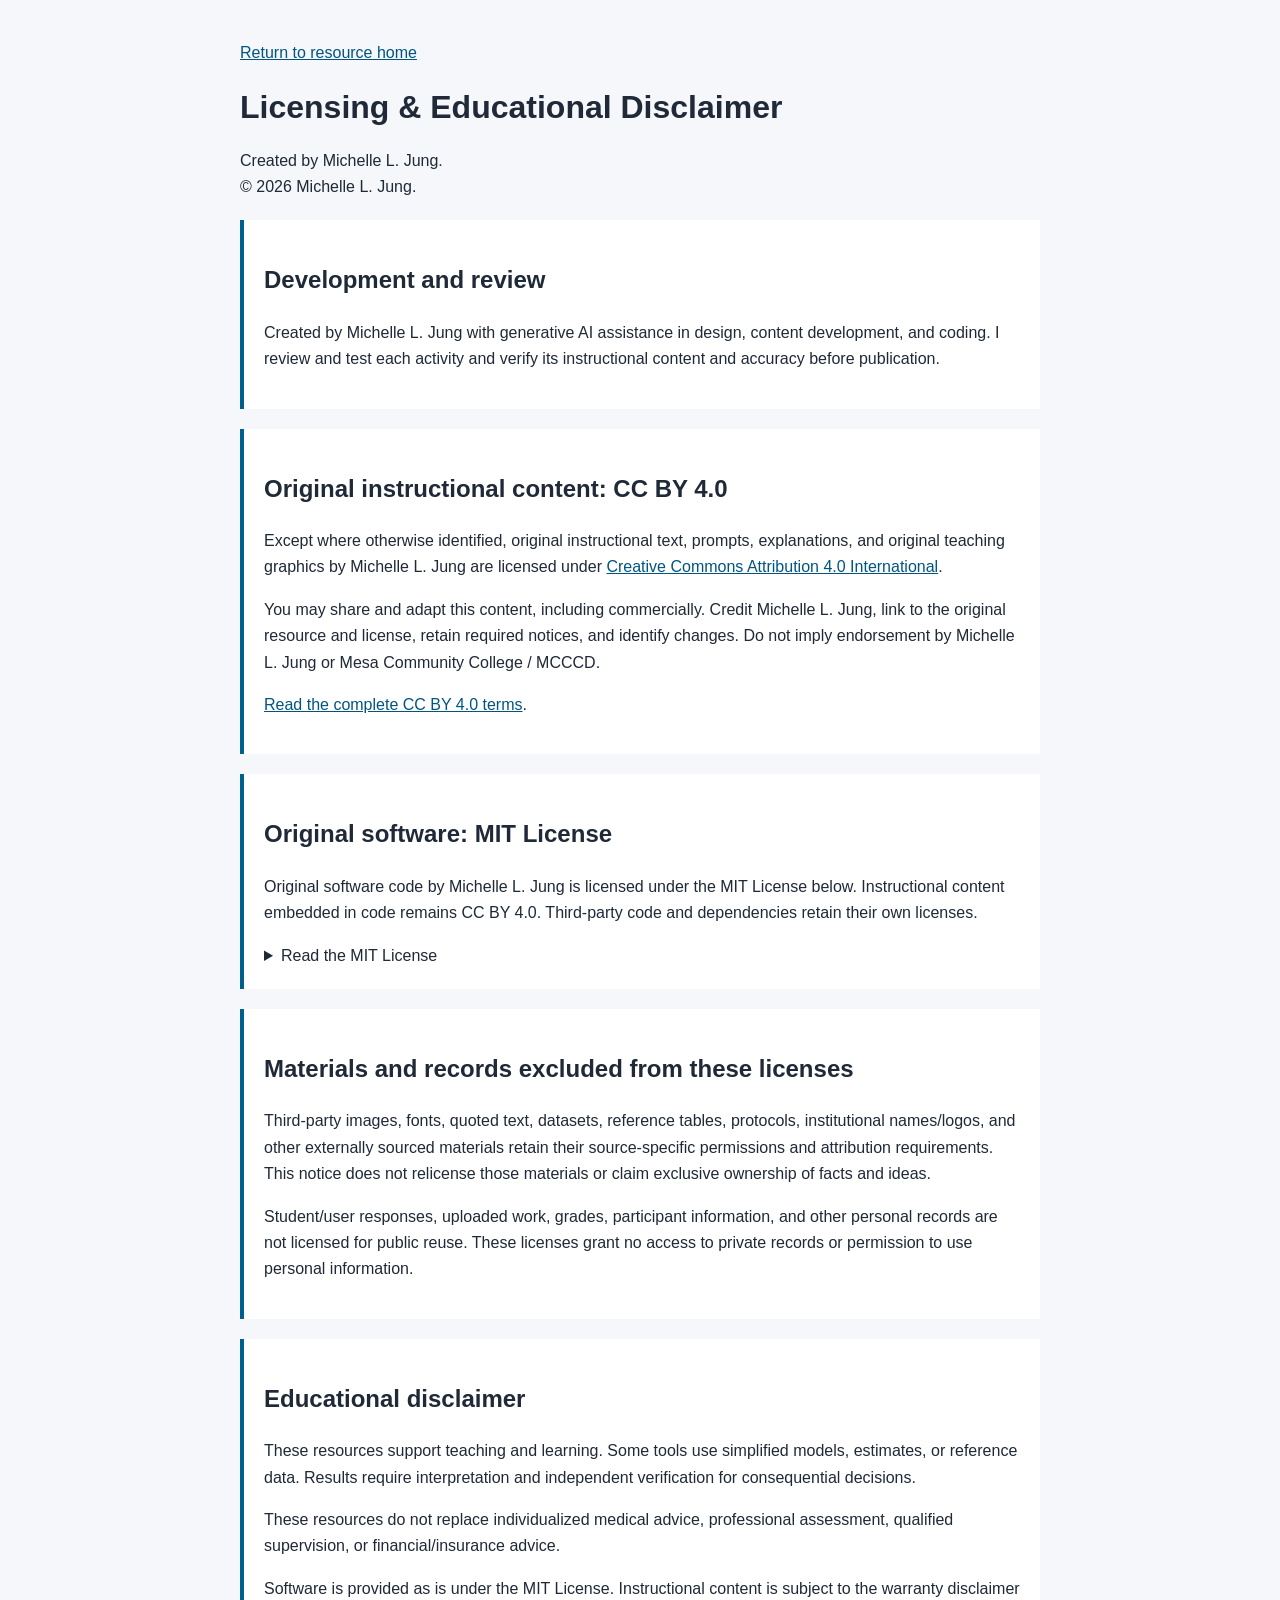
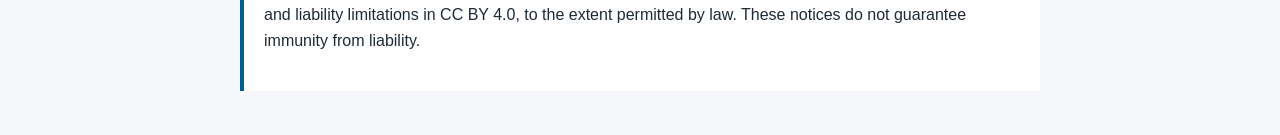
<file: licensing.html>
<!doctype html>
<html lang="en"><head><meta charset="utf-8"><meta name="viewport" content="width=device-width,initial-scale=1"><title>Licensing &amp; Educational Disclaimer | Michelle L. Jung</title><link rel="icon" href="data:image/svg+xml,%3Csvg xmlns='http://www.w3.org/2000/svg' viewBox='0 0 64 64'%3E%3Crect width='64' height='64' fill='%23005f8f'/%3E%3Ctext x='32' y='44' text-anchor='middle' font-size='38' fill='white'%3EJ%3C/text%3E%3C/svg%3E"><style>body{font:1rem/1.65 Arial,sans-serif;color:#1f2937;background:#f5f7fa;margin:0}main{max-width:800px;margin:auto;padding:24px}h1{line-height:1.2}section{background:white;padding:20px;margin:20px 0;border-left:4px solid #005f8f}a{color:#005580;overflow-wrap:anywhere}a:focus-visible{outline:3px solid #005f8f;outline-offset:4px}pre{white-space:pre-wrap;overflow-wrap:anywhere;font:0.9rem/1.5 monospace}</style></head><body><main><p><a href="./index.html">Return to resource home</a></p><h1>Licensing &amp; Educational Disclaimer</h1><p>Created by Michelle L. Jung.<br>© 2026 Michelle L. Jung.</p><section id="development"><h2>Development and review</h2><p>Created by Michelle L. Jung with generative AI assistance in design, content development, and coding. I review and test each activity and verify its instructional content and accuracy before publication.</p></section><section><h2>Original instructional content: CC BY 4.0</h2><p>Except where otherwise identified, original instructional text, prompts, explanations, and original teaching graphics by Michelle L. Jung are licensed under <a rel="license" href="https://creativecommons.org/licenses/by/4.0/">Creative Commons Attribution 4.0 International</a>.</p><p>You may share and adapt this content, including commercially. Credit Michelle L. Jung, link to the original resource and license, retain required notices, and identify changes. Do not imply endorsement by Michelle L. Jung or Mesa Community College / MCCCD.</p><p><a href="https://creativecommons.org/licenses/by/4.0/legalcode.en">Read the complete CC BY 4.0 terms</a>.</p></section><section><h2>Original software: MIT License</h2><p>Original software code by Michelle L. Jung is licensed under the MIT License below. Instructional content embedded in code remains CC BY 4.0. Third-party code and dependencies retain their own licenses.</p><details><summary>Read the MIT License</summary><pre>MIT License

Copyright (c) 2026 Michelle L. Jung

Permission is hereby granted, free of charge, to any person obtaining a copy
of this software and associated documentation files (the "Software"), to deal
in the Software without restriction, including without limitation the rights
to use, copy, modify, merge, publish, distribute, sublicense, and/or sell
copies of the Software, and to permit persons to whom the Software is
furnished to do so, subject to the following conditions:

The above copyright notice and this permission notice shall be included in all
copies or substantial portions of the Software.

THE SOFTWARE IS PROVIDED "AS IS", WITHOUT WARRANTY OF ANY KIND, EXPRESS OR
IMPLIED, INCLUDING BUT NOT LIMITED TO THE WARRANTIES OF MERCHANTABILITY,
FITNESS FOR A PARTICULAR PURPOSE AND NONINFRINGEMENT. IN NO EVENT SHALL THE
AUTHORS OR COPYRIGHT HOLDERS BE LIABLE FOR ANY CLAIM, DAMAGES OR OTHER
LIABILITY, WHETHER IN AN ACTION OF CONTRACT, TORT OR OTHERWISE, ARISING FROM,
OUT OF OR IN CONNECTION WITH THE SOFTWARE OR THE USE OR OTHER DEALINGS IN THE
SOFTWARE.
</pre></details></section><section><h2>Materials and records excluded from these licenses</h2><p>Third-party images, fonts, quoted text, datasets, reference tables, protocols, institutional names/logos, and other externally sourced materials retain their source-specific permissions and attribution requirements. This notice does not relicense those materials or claim exclusive ownership of facts and ideas.</p><p>Student/user responses, uploaded work, grades, participant information, and other personal records are not licensed for public reuse. These licenses grant no access to private records or permission to use personal information.</p></section><section><h2>Educational disclaimer</h2><p>These resources support teaching and learning. Some tools use simplified models, estimates, or reference data. Results require interpretation and independent verification for consequential decisions.</p><p>These resources do not replace individualized medical advice, professional assessment, qualified supervision, or financial/insurance advice.</p><p>Software is provided as is under the MIT License. Instructional content is subject to the warranty disclaimer and liability limitations in CC BY 4.0, to the extent permitted by law. These notices do not guarantee immunity from liability.</p></section></main></body></html>
</file>
<file: resource-about.css>
.mlj-resource-footer {
  box-sizing: border-box;
  display: flex;
  flex-wrap: wrap;
  align-items: baseline;
  justify-content: center;
  gap: 0 6px;
  position: static;
  max-width: 1100px;
  margin: 16px auto 8px;
  padding: 6px 16px;
  border: 0;
  background: transparent;
  color: #59616c;
  font: 400 12px/1.5 system-ui, sans-serif;
  text-align: center;
  letter-spacing: normal;
  text-transform: none;
}
.mlj-resource-footer a {
  display: inline-block;
  min-height: 24px;
  padding: 3px 2px;
  color: inherit;
  font: inherit;
  text-decoration: underline;
  text-underline-offset: 2px;
}
.mlj-about-dialog {
  box-sizing: border-box;
  position: fixed;
  inset: 0;
  width: min(440px, calc(100% - 32px));
  max-width: 440px;
  max-height: calc(100dvh - 48px);
  margin: auto;
  padding: 24px;
  overflow: auto;
  border: 1px solid #cbd5e1;
  border-radius: 10px;
  background: #fff;
  color: #24313b;
  font: 400 15px/1.6 system-ui, sans-serif;
  text-align: left;
  letter-spacing: normal;
  text-transform: none;
  box-shadow: 0 12px 40px #0003;
}
.mlj-about-dialog:not([open]) { display: none; }
.mlj-about-dialog::backdrop { background: #172b3b66; }
.mlj-about-dialog h2 {
  margin: 0 0 12px;
  padding: 0;
  color: inherit;
  font: 600 20px/1.3 system-ui, sans-serif;
  letter-spacing: normal;
  text-transform: none;
}
.mlj-about-dialog p { margin: 0 0 12px; font: inherit; color: inherit; }
.mlj-about-dialog a { color: #155775; text-decoration: underline; }
.mlj-about-dialog .mlj-about-actions { display: flex; justify-content: flex-end; margin-top: 16px; }
.mlj-about-dialog .mlj-about-close {
  display: inline-block;
  width: auto;
  min-height: 40px;
  margin: 0;
  padding: 6px 16px;
  border: 1px solid #8a99a5;
  border-radius: 6px;
  background: #fff;
  color: #24313b;
  font: 500 14px/1.5 system-ui, sans-serif;
  cursor: pointer;
  box-shadow: none;
  text-transform: none;
  letter-spacing: normal;
}
.mlj-resource-footer a:focus-visible,
.mlj-about-dialog a:focus-visible,
.mlj-about-dialog .mlj-about-close:focus-visible { outline: 3px solid #155775; outline-offset: 3px; }
@media print {
  .mlj-resource-footer, .mlj-about-dialog { display: none !important; }
}
</file>
<file: demos.css>
:root{--red:#a52332;--dark:#801b27;--pale:#fff1f2;--ink:#1f2937;--border:#cbd5e1}*{box-sizing:border-box}body{margin:0;font:1rem/1.55 Arial,Helvetica,sans-serif;color:var(--ink);background:#fff}main{max-width:1000px;margin:auto;padding:24px 18px}header{border-top:6px solid var(--red);background:var(--pale);padding:22px}h1{margin:0;color:var(--dark);font-size:clamp(1.8rem,5vw,2.5rem)}h2{color:var(--dark);margin-top:0}p{margin:10px 0}.eyebrow{font-size:.85rem;font-weight:bold;letter-spacing:.04em}.nav{display:flex;gap:10px;flex-wrap:wrap;margin:20px 0}button{font:inherit;padding:10px 16px;cursor:pointer;border:1px solid var(--red);background:white;color:var(--dark);font-weight:bold;min-height:44px}button[aria-pressed=true],.primary{background:var(--red);color:white}.layout{display:grid;grid-template-columns:1fr 1fr;gap:20px}.card{border:1px solid var(--border);padding:20px;min-width:0}.result{background:var(--pale);border:2px solid var(--red)}label{display:block;font-weight:bold;margin-top:16px}input,select,textarea{font:inherit;padding:9px;border:1px solid #64748b;max-width:100%;background:white;color:var(--ink)}input[type=number]{width:110px}input[type=range]{width:100%;accent-color:var(--red);min-height:44px;padding:0}.pair{display:grid;grid-template-columns:minmax(0,1fr) 110px;gap:12px;align-items:center}.big{font-size:2.1rem;font-weight:bold;color:var(--dark)}table{width:100%;border-collapse:collapse;margin:14px 0}th,td{text-align:left;padding:9px 6px;border-bottom:1px solid var(--border)}caption{text-align:left;font-weight:bold}textarea{width:100%;min-height:100px}summary{cursor:pointer;font-weight:bold;padding:10px 0}a{color:var(--dark)}:focus-visible{outline:3px solid #a65300;outline-offset:3px}.muted{font-size:.9rem;color:#475569}.bar{height:22px;background:#e2e8f0;overflow:hidden}.bar span{display:block;height:100%;background:var(--red)}[hidden]{display:none!important}.skip{position:absolute;top:-100px;background:white;padding:10px}.skip:focus{top:0}.drink{padding:12px;border:1px solid var(--border);margin-bottom:12px}.drink h3{margin:0}.error{color:#801b27;font-weight:bold}@media(max-width:700px){.layout{grid-template-columns:1fr}main{padding:16px 12px}header,.card{padding:16px}}@media(prefers-reduced-motion:reduce){*{scroll-behavior:auto}}
</file>
